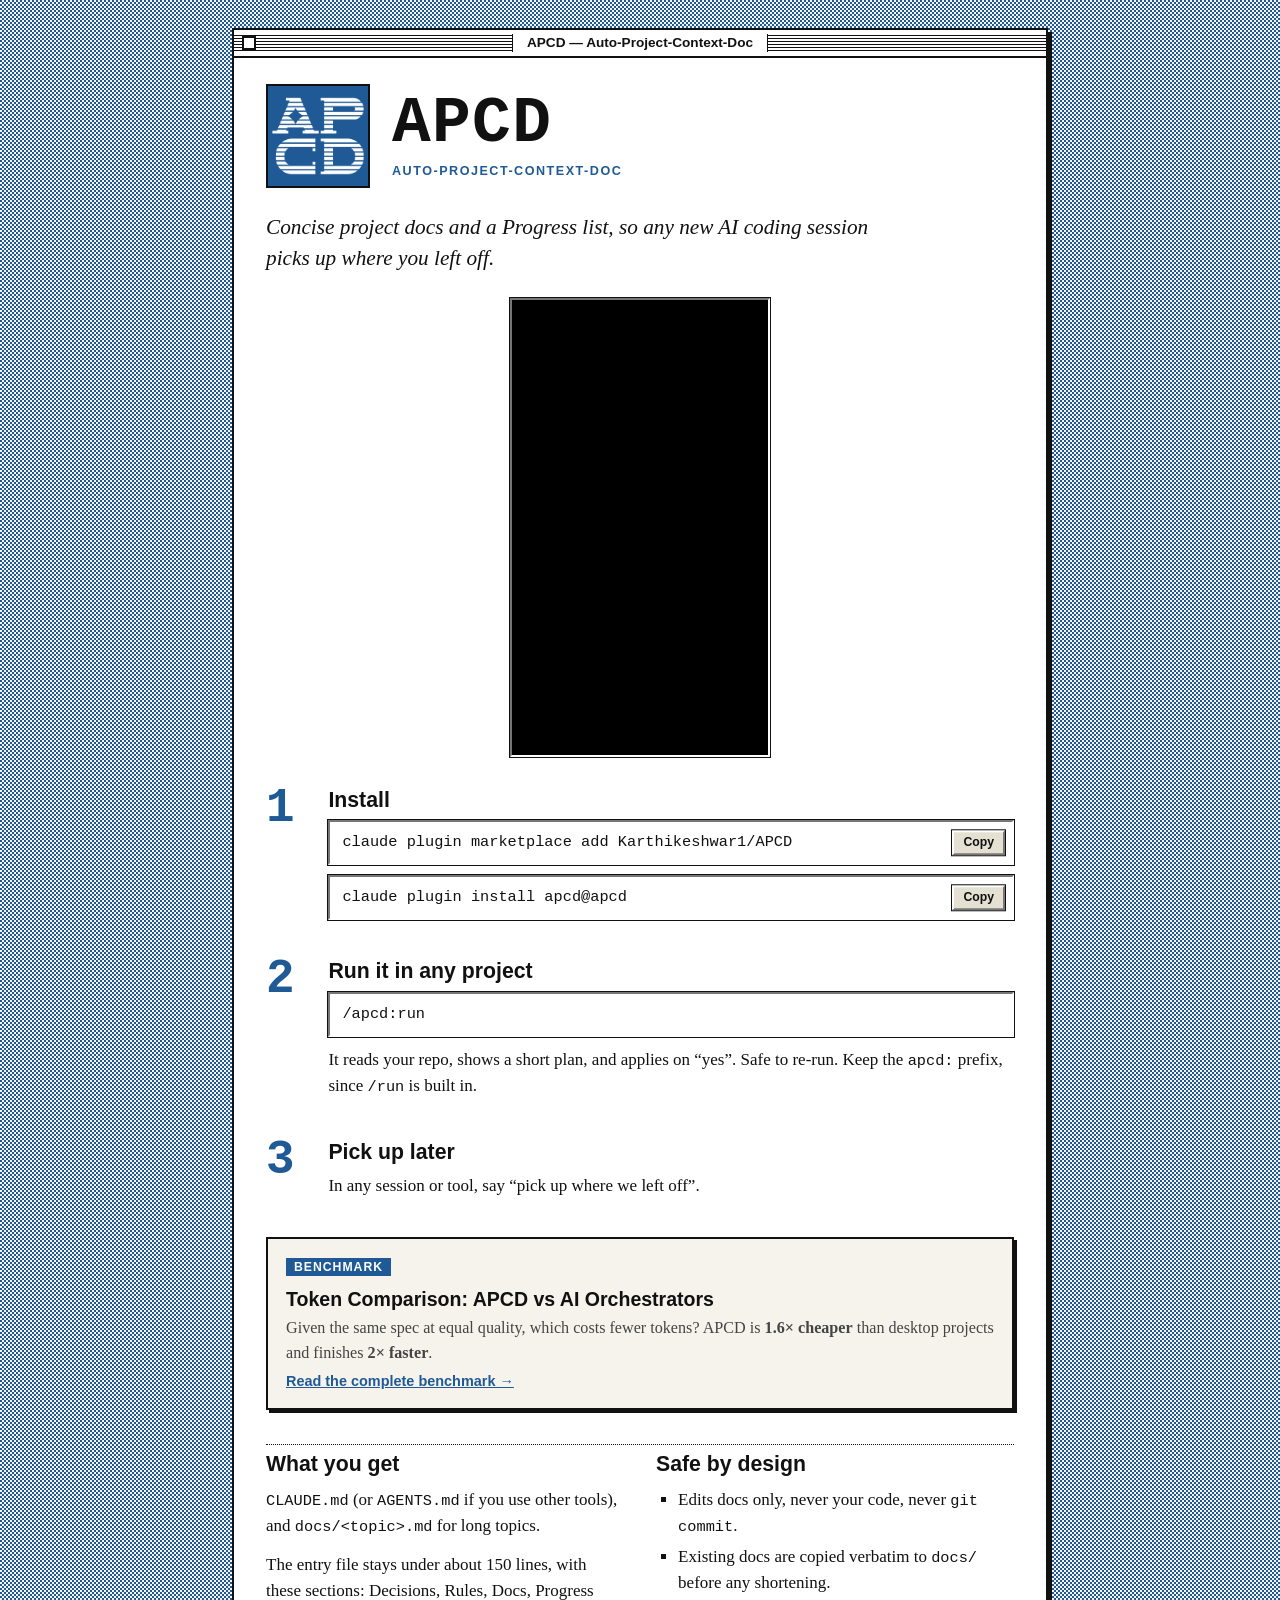
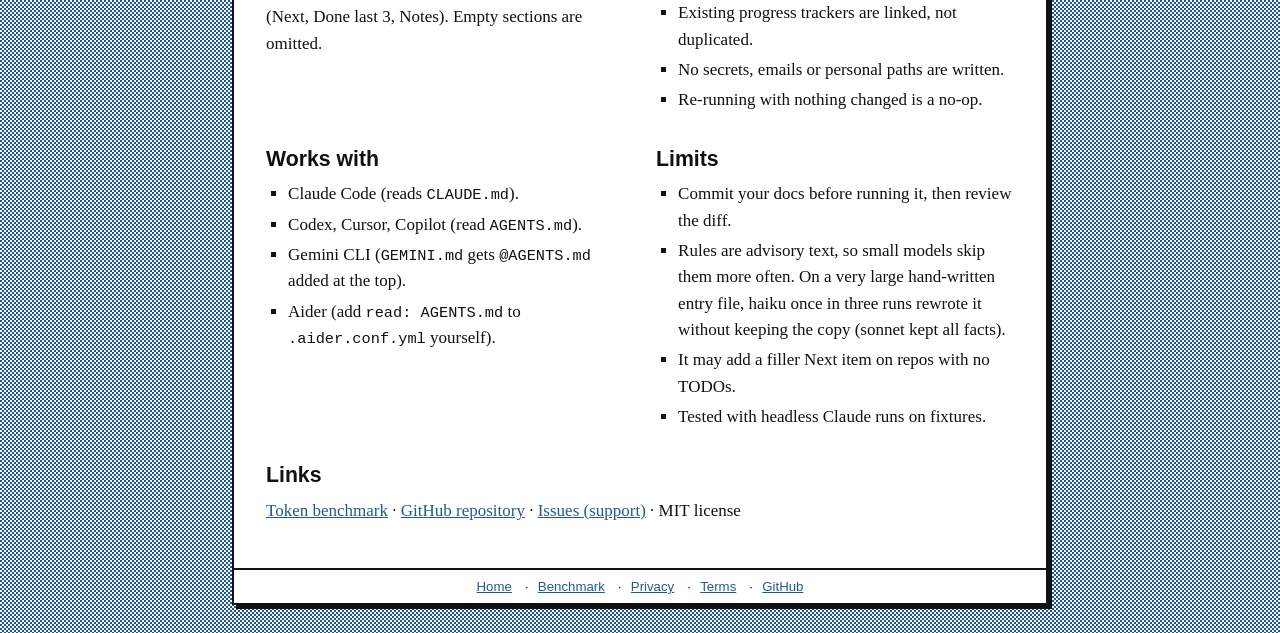
<file: index.html>
<!doctype html>
<html lang="en">
<head>
<meta charset="utf-8">
<meta name="viewport" content="width=device-width,initial-scale=1">
<title>APCD, Auto-Project-Context-Doc</title>
<meta name="description" content="APCD is a Claude Code plugin that writes concise project docs and a Progress list, so any new AI coding session picks up where you left off.">
<link rel="canonical" href="https://karthikeshwar1.github.io/apcd-site/">
<link rel="icon" type="image/png" href="icon.png">
<link rel="apple-touch-icon" href="icon.png">
<meta property="og:type" content="website">
<meta property="og:title" content="APCD, Auto-Project-Context-Doc">
<meta property="og:description" content="Concise project docs and a Progress list, so any new AI coding session picks up where you left off.">
<meta property="og:url" content="https://karthikeshwar1.github.io/apcd-site/">
<meta property="og:image" content="https://karthikeshwar1.github.io/apcd-site/icon.png">
<meta name="twitter:card" content="summary">
<meta name="color-scheme" content="light dark">
<link rel="stylesheet" href="style.css">
<script src="script.js" defer></script>
</head>
<body>
<a class="skip" href="#main">Skip to content</a>
<div class="window">
<div class="titlebar" aria-hidden="true"><i></i><span>APCD &mdash; Auto-Project-Context-Doc</span></div>
<div class="pane">
<header class="mast">
  <img src="icon.png" width="104" height="104" alt="APCD logo: white slab letters A P C D in eight horizontal stripes on blue">
  <div><h1>APCD</h1><p class="sub">Auto-Project-Context-Doc</p></div>
</header>
<main id="main">
<p class="tag">Concise project docs and a Progress list, so any new AI coding session picks up where you left off.</p>

<div class="video-frame">
  <video id="demo-video" autoplay muted loop playsinline preload="auto" width="720" height="1280" title="APCD Demonstration">
    <source src="assets/apcd-video.mp4" type="video/mp4">
  </video>
</div>

<section class="step" id="install" aria-labelledby="h-install">
<span class="num" aria-hidden="true">1</span>
<div><h2 id="h-install">Install</h2>
<div class="code"><pre>claude plugin marketplace add Karthikeshwar1/APCD</pre></div>
<div class="code"><pre>claude plugin install apcd@apcd</pre></div></div>
</section>

<section class="step" id="use" aria-labelledby="h-use">
<span class="num" aria-hidden="true">2</span>
<div><h2 id="h-use">Run it in any project</h2>
<div class="code nocopy"><pre>/apcd:run</pre></div>
<p>It reads your repo, shows a short plan, and applies on &ldquo;yes&rdquo;. Safe to re-run. Keep the <code>apcd:</code> prefix, since <code>/run</code> is built in.</p></div>
</section>

<section class="step" id="resume" aria-labelledby="h-resume">
<span class="num" aria-hidden="true">3</span>
<div><h2 id="h-resume">Pick up later</h2>
<p>In any session or tool, say <q>pick up where we left off</q>.</p></div>
</section>

<!-- Benchmark Callout Banner -->
<a href="comparison/" class="bench-banner">
  <span class="bench-badge">Benchmark</span>
  <h3>Token Comparison: APCD vs AI Orchestrators</h3>
  <p>Given the same spec at equal quality, which costs fewer tokens? APCD is <strong>1.6&times; cheaper</strong> than desktop projects and finishes <strong>2&times; faster</strong>.</p>
  <span class="bench-link">Read the complete benchmark &rarr;</span>
</a>

<div class="ref">
<div class="cols">
<section id="output" aria-labelledby="h-output">
<h2 id="h-output">What you get</h2>
<p><code>CLAUDE.md</code> (or <code>AGENTS.md</code> if you use other tools), and <code>docs/&lt;topic&gt;.md</code> for long topics.</p>
<p>The entry file stays under about 150 lines, with these sections: Decisions, Rules, Docs, Progress (Next, Done last 3, Notes). Empty sections are omitted.</p>
</section>
<section id="safe" aria-labelledby="h-safe">
<h2 id="h-safe">Safe by design</h2>
<ul>
<li>Edits docs only, never your code, never <code>git commit</code>.</li>
<li>Existing docs are copied verbatim to <code>docs/</code> before any shortening.</li>
<li>Existing progress trackers are linked, not duplicated.</li>
<li>No secrets, emails or personal paths are written.</li>
<li>Re-running with nothing changed is a no-op.</li>
</ul>
</section>
</div>
<div class="cols">
<section id="compat" aria-labelledby="h-compat">
<h2 id="h-compat">Works with</h2>
<ul>
<li>Claude Code (reads <code>CLAUDE.md</code>).</li>
<li>Codex, Cursor, Copilot (read <code>AGENTS.md</code>).</li>
<li>Gemini CLI (<code>GEMINI.md</code> gets <code>@AGENTS.md</code> added at the top).</li>
<li>Aider (add <code>read: AGENTS.md</code> to <code>.aider.conf.yml</code> yourself).</li>
</ul>
</section>
<section id="limits" aria-labelledby="h-limits">
<h2 id="h-limits">Limits</h2>
<ul>
<li>Commit your docs before running it, then review the diff.</li>
<li>Rules are advisory text, so small models skip them more often. On a very large hand-written entry file, haiku once in three runs rewrote it without keeping the copy (sonnet kept all facts).</li>
<li>It may add a filler Next item on repos with no TODOs.</li>
<li>Tested with headless Claude runs on fixtures.</li>
</ul>
</section>
</div>
<section id="links" aria-labelledby="h-links">
<h2 id="h-links">Links</h2>
<p><a href="comparison/">Token benchmark</a> &middot; <a href="https://github.com/Karthikeshwar1/APCD">GitHub repository</a> &middot; <a href="https://github.com/Karthikeshwar1/APCD/issues">Issues (support)</a> &middot; MIT license</p>
</section>
</div>
</main>
</div>
<footer>
<nav aria-label="Footer"><ul>
<li><a href="./">Home</a></li>
<li><a href="comparison/">Benchmark</a></li>
<li><a href="privacy/">Privacy</a></li>
<li><a href="terms/">Terms</a></li>
<li><a href="https://github.com/Karthikeshwar1/APCD">GitHub</a></li>
</ul></nav>
</footer>
</div>
<div id="live" class="sr" role="status" aria-live="polite"></div>
</body>
</html>
</file>
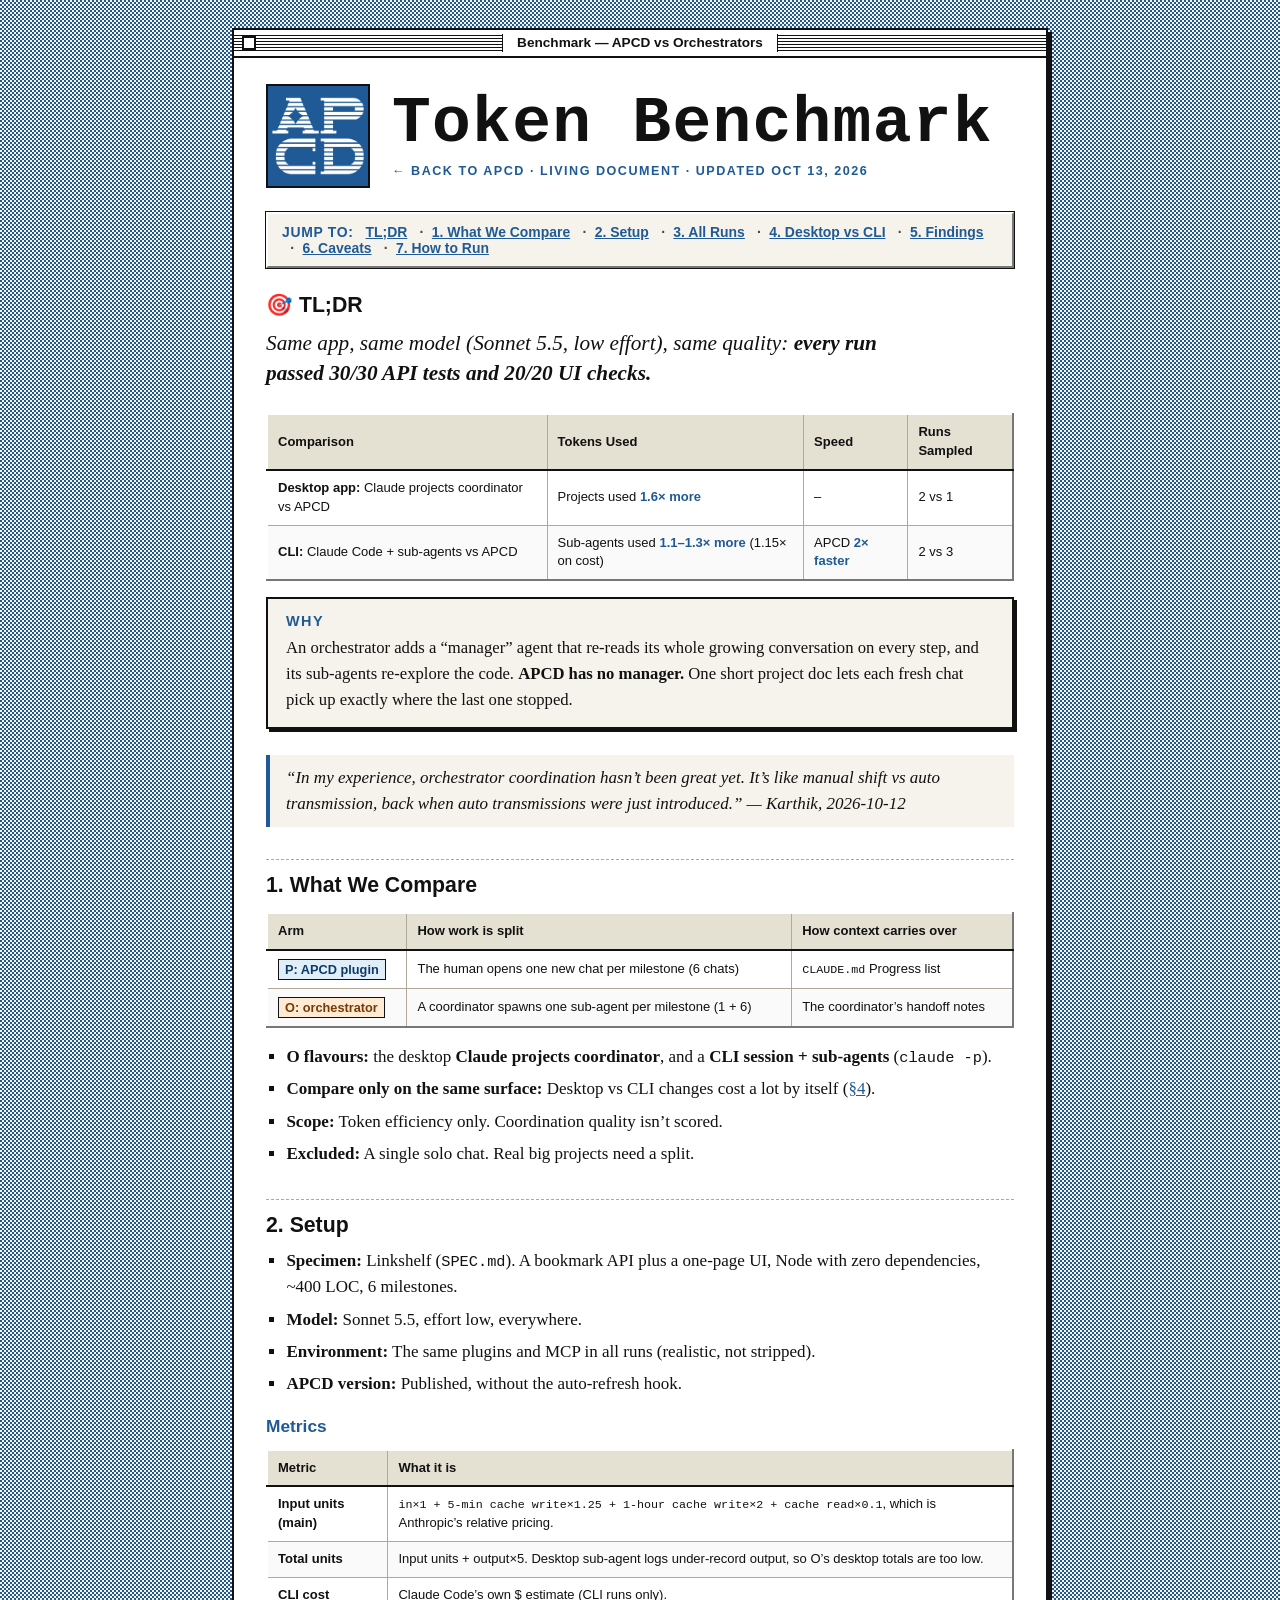
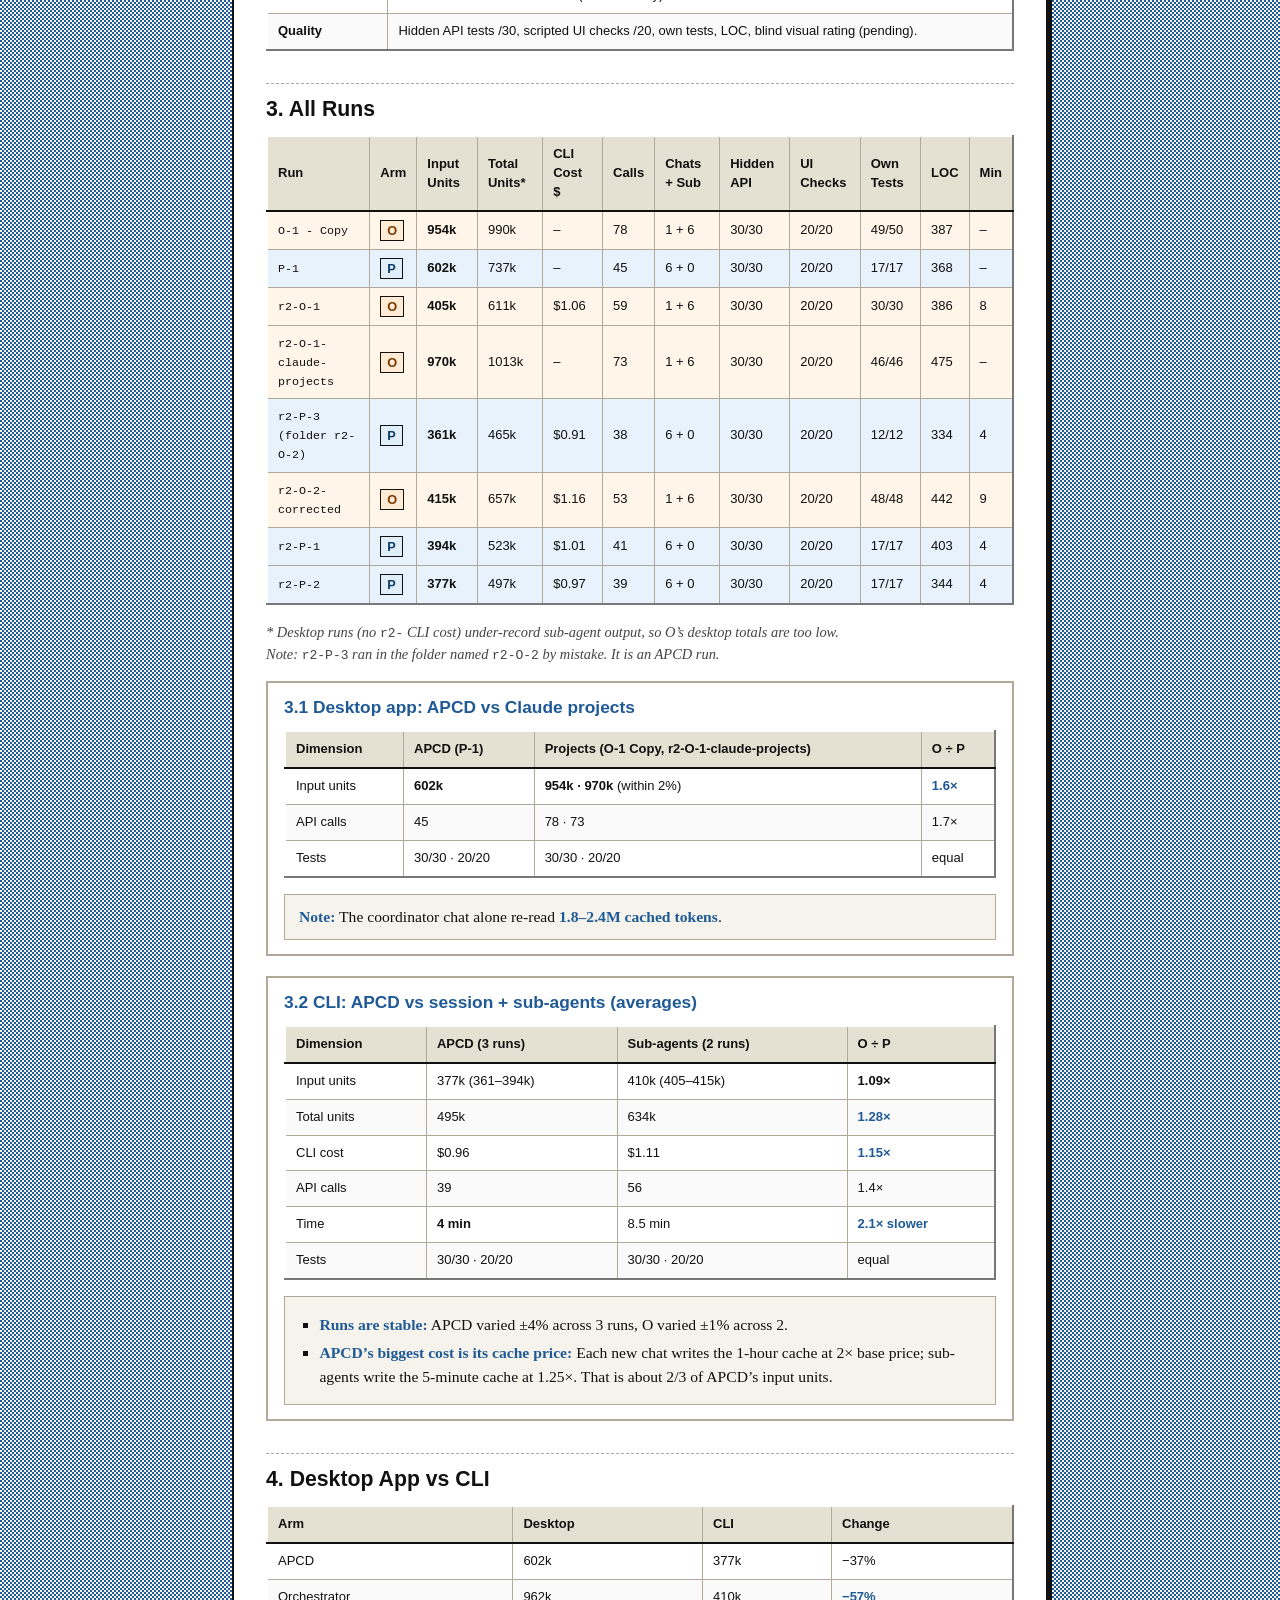
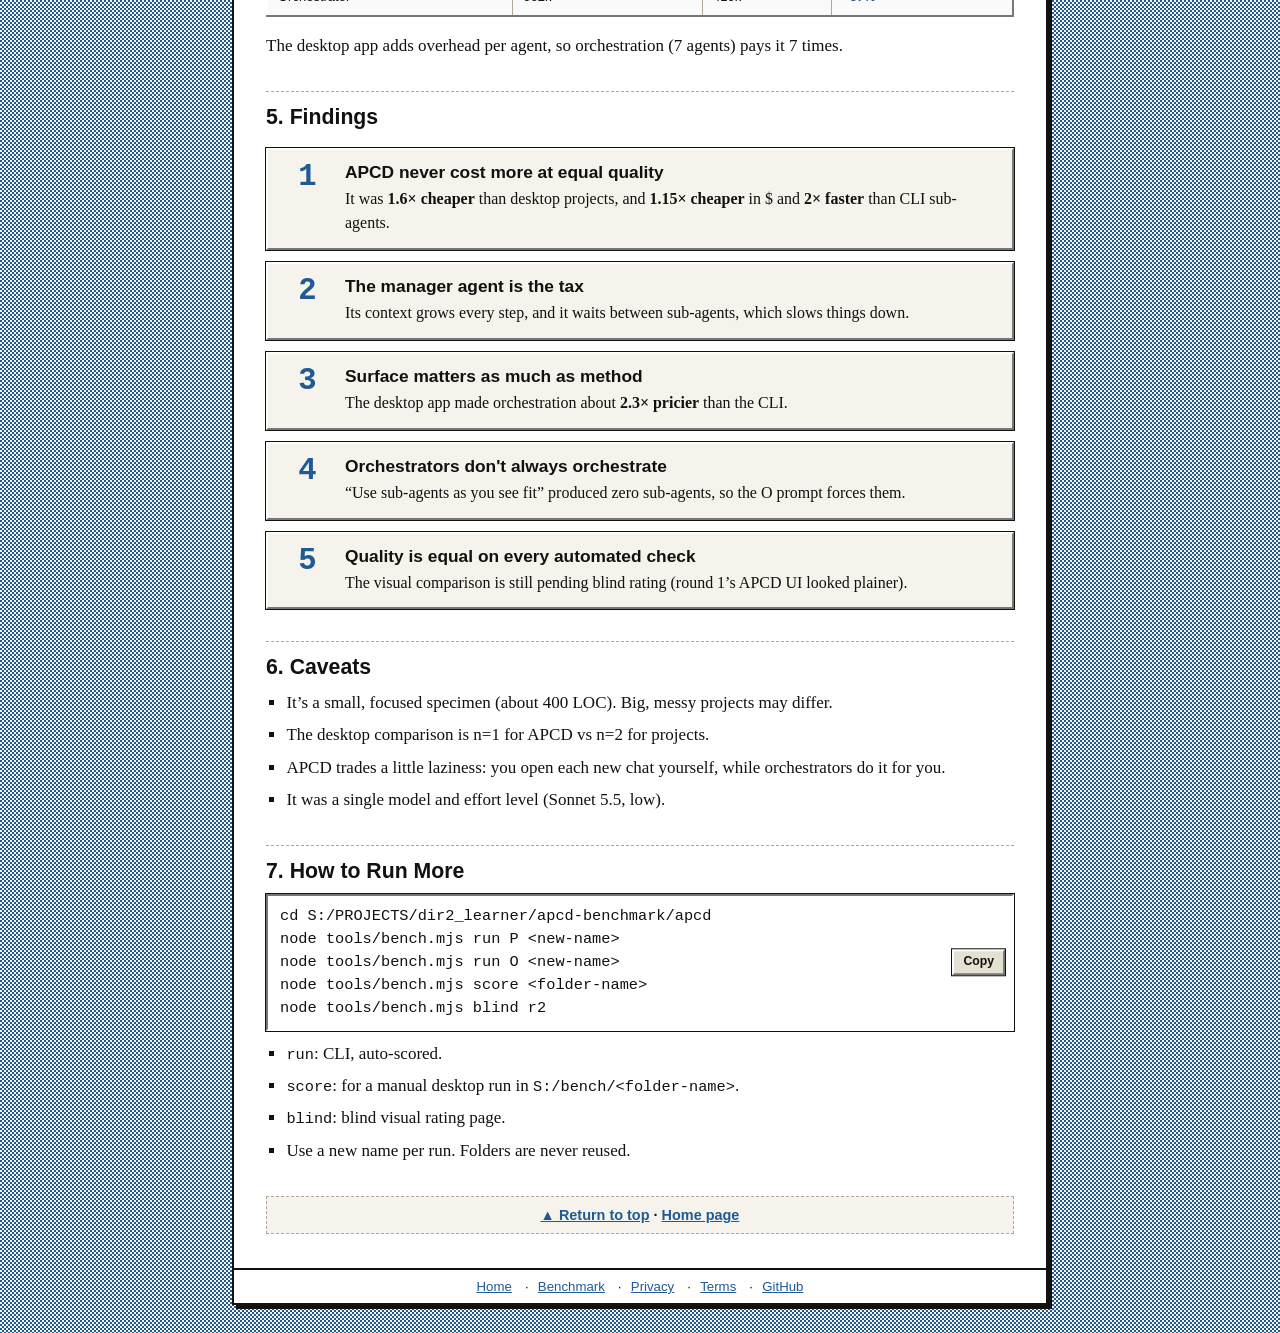
<file: comparison/index.html>
<!doctype html>
<html lang="en">
<head>
<meta charset="utf-8">
<meta name="viewport" content="width=device-width,initial-scale=1">
<title>Benchmark: APCD vs AI Orchestrators — Token Comparison</title>
<meta name="description" content="Given the same spec at equal quality, which costs fewer tokens? Living benchmark comparing APCD against orchestrators.">
<link rel="canonical" href="https://karthikeshwar1.github.io/apcd-site/comparison/">
<link rel="icon" type="image/png" href="../icon.png">
<link rel="apple-touch-icon" href="../icon.png">
<meta property="og:type" content="website">
<meta property="og:title" content="Benchmark: APCD vs AI Orchestrators">
<meta property="og:description" content="Given the same spec at equal quality, which costs fewer tokens? APCD vs AI orchestrators token benchmark.">
<meta property="og:url" content="https://karthikeshwar1.github.io/apcd-site/comparison/">
<meta property="og:image" content="https://karthikeshwar1.github.io/apcd-site/icon.png">
<meta name="twitter:card" content="summary">
<meta name="color-scheme" content="light dark">
<link rel="stylesheet" href="../style.css">
<script src="../script.js" defer></script>
</head>
<body>
<a class="skip" href="#main">Skip to content</a>
<div class="window">
<div class="titlebar" aria-hidden="true"><i></i><span>Benchmark &mdash; APCD vs Orchestrators</span></div>
<div class="pane">
<header class="mast">
  <a href="../"><img src="../icon.png" width="104" height="104" alt="APCD logo: white slab letters A P C D on blue"></a>
  <div>
    <h1>Token Benchmark</h1>
    <p class="sub"><a href="../">&larr; Back to APCD</a> &middot; Living Document &middot; Updated Oct 13, 2026</p>
  </div>
</header>

<!-- Quick Navigation Jump Bar -->
<nav class="toc-nav" aria-label="Table of contents">
  <span class="toc-title">Jump to:</span>
  <ul class="toc-links">
    <li><a href="#tldr">TL;DR</a></li>
    <li><a href="#compare">1. What We Compare</a></li>
    <li><a href="#setup">2. Setup</a></li>
    <li><a href="#runs">3. All Runs</a></li>
    <li><a href="#surface">4. Desktop vs CLI</a></li>
    <li><a href="#findings">5. Findings</a></li>
    <li><a href="#caveats">6. Caveats</a></li>
    <li><a href="#reproduce">7. How to Run</a></li>
  </ul>
</nav>

<main id="main">

<!-- SECTION: TL;DR -->
<section id="tldr" class="bench-section" aria-labelledby="h-tldr">
  <h2 id="h-tldr">🎯 TL;DR</h2>
  <p class="tag">Same app, same model (Sonnet 5.5, low effort), same quality: <strong>every run passed 30/30 API tests and 20/20 UI checks.</strong></p>

  <div class="table-wrap">
    <table class="data-table">
      <thead>
        <tr>
          <th scope="col">Comparison</th>
          <th scope="col">Tokens Used</th>
          <th scope="col">Speed</th>
          <th scope="col">Runs Sampled</th>
        </tr>
      </thead>
      <tbody>
        <tr>
          <td><strong>Desktop app:</strong> Claude projects coordinator vs APCD</td>
          <td>Projects used <strong class="highlight-val">1.6&times; more</strong></td>
          <td>&ndash;</td>
          <td>2 vs 1</td>
        </tr>
        <tr>
          <td><strong>CLI:</strong> Claude Code + sub-agents vs APCD</td>
          <td>Sub-agents used <strong class="highlight-val">1.1&ndash;1.3&times; more</strong> (1.15&times; on cost)</td>
          <td>APCD <strong class="highlight-val">2&times; faster</strong></td>
          <td>2 vs 3</td>
        </tr>
      </tbody>
    </table>
  </div>

  <div class="callout-box">
    <div class="callout-header">Why</div>
    <p>An orchestrator adds a &ldquo;manager&rdquo; agent that re-reads its whole growing conversation on every step, and its sub-agents re-explore the code. <strong>APCD has no manager.</strong> One short project doc lets each fresh chat pick up exactly where the last one stopped.</p>
  </div>

  <blockquote class="note-quote">
    <em>&ldquo;In my experience, orchestrator coordination hasn&rsquo;t been great yet. It&rsquo;s like manual shift vs auto transmission, back when auto transmissions were just introduced.&rdquo;</em> &mdash; Karthik, 2026-10-12
  </blockquote>
</section>

<!-- SECTION 1: What we compare -->
<section id="compare" class="bench-section" aria-labelledby="h-compare">
  <h2 id="h-compare">1. What We Compare</h2>

  <div class="table-wrap">
    <table class="data-table">
      <thead>
        <tr>
          <th scope="col">Arm</th>
          <th scope="col">How work is split</th>
          <th scope="col">How context carries over</th>
        </tr>
      </thead>
      <tbody>
        <tr>
          <td><span class="badge badge-p">P: APCD plugin</span></td>
          <td>The human opens one new chat per milestone (6 chats)</td>
          <td><code>CLAUDE.md</code> Progress list</td>
        </tr>
        <tr>
          <td><span class="badge badge-o">O: orchestrator</span></td>
          <td>A coordinator spawns one sub-agent per milestone (1 + 6)</td>
          <td>The coordinator&rsquo;s handoff notes</td>
        </tr>
      </tbody>
    </table>
  </div>

  <ul class="clean-list">
    <li><strong>O flavours:</strong> the desktop <strong>Claude projects coordinator</strong>, and a <strong>CLI session + sub-agents</strong> (<code>claude -p</code>).</li>
    <li><strong>Compare only on the same surface:</strong> Desktop vs CLI changes cost a lot by itself (<a href="#surface">&sect;4</a>).</li>
    <li><strong>Scope:</strong> Token efficiency only. Coordination quality isn&rsquo;t scored.</li>
    <li><strong>Excluded:</strong> A single solo chat. Real big projects need a split.</li>
  </ul>
</section>

<!-- SECTION 2: Setup -->
<section id="setup" class="bench-section" aria-labelledby="h-setup">
  <h2 id="h-setup">2. Setup</h2>
  <ul class="clean-list">
    <li><strong>Specimen:</strong> Linkshelf (<code>SPEC.md</code>). A bookmark API plus a one-page UI, Node with zero dependencies, ~400 LOC, 6 milestones.</li>
    <li><strong>Model:</strong> Sonnet 5.5, effort low, everywhere.</li>
    <li><strong>Environment:</strong> The same plugins and MCP in all runs (realistic, not stripped).</li>
    <li><strong>APCD version:</strong> Published, without the auto-refresh hook.</li>
  </ul>

  <h3>Metrics</h3>
  <div class="table-wrap">
    <table class="data-table">
      <thead>
        <tr>
          <th scope="col">Metric</th>
          <th scope="col">What it is</th>
        </tr>
      </thead>
      <tbody>
        <tr>
          <td><strong>Input units (main)</strong></td>
          <td><code>in&times;1 + 5-min cache write&times;1.25 + 1-hour cache write&times;2 + cache read&times;0.1</code>, which is Anthropic&rsquo;s relative pricing.</td>
        </tr>
        <tr>
          <td><strong>Total units</strong></td>
          <td>Input units + output&times;5. Desktop sub-agent logs under-record output, so O&rsquo;s desktop totals are too low.</td>
        </tr>
        <tr>
          <td><strong>CLI cost</strong></td>
          <td>Claude Code&rsquo;s own $ estimate (CLI runs only).</td>
        </tr>
        <tr>
          <td><strong>Quality</strong></td>
          <td>Hidden API tests /30, scripted UI checks /20, own tests, LOC, blind visual rating (pending).</td>
        </tr>
      </tbody>
    </table>
  </div>
</section>

<!-- SECTION 3: All runs -->
<section id="runs" class="bench-section" aria-labelledby="h-runs">
  <h2 id="h-runs">3. All Runs</h2>

  <div class="table-wrap">
    <table class="data-table highlight-table">
      <thead>
        <tr>
          <th scope="col">Run</th>
          <th scope="col">Arm</th>
          <th scope="col">Input Units</th>
          <th scope="col">Total Units*</th>
          <th scope="col">CLI Cost $</th>
          <th scope="col">Calls</th>
          <th scope="col">Chats + Sub</th>
          <th scope="col">Hidden API</th>
          <th scope="col">UI Checks</th>
          <th scope="col">Own Tests</th>
          <th scope="col">LOC</th>
          <th scope="col">Min</th>
        </tr>
      </thead>
      <tbody>
        <tr class="row-o">
          <td><code>O-1 - Copy</code></td>
          <td><span class="badge badge-o">O</span></td>
          <td><strong>954k</strong></td>
          <td>990k</td>
          <td>&ndash;</td>
          <td>78</td>
          <td>1 + 6</td>
          <td>30/30</td>
          <td>20/20</td>
          <td>49/50</td>
          <td>387</td>
          <td>&ndash;</td>
        </tr>
        <tr class="row-p">
          <td><code>P-1</code></td>
          <td><span class="badge badge-p">P</span></td>
          <td><strong>602k</strong></td>
          <td>737k</td>
          <td>&ndash;</td>
          <td>45</td>
          <td>6 + 0</td>
          <td>30/30</td>
          <td>20/20</td>
          <td>17/17</td>
          <td>368</td>
          <td>&ndash;</td>
        </tr>
        <tr class="row-o">
          <td><code>r2-O-1</code></td>
          <td><span class="badge badge-o">O</span></td>
          <td><strong>405k</strong></td>
          <td>611k</td>
          <td>$1.06</td>
          <td>59</td>
          <td>1 + 6</td>
          <td>30/30</td>
          <td>20/20</td>
          <td>30/30</td>
          <td>386</td>
          <td>8</td>
        </tr>
        <tr class="row-o">
          <td><code>r2-O-1-claude-projects</code></td>
          <td><span class="badge badge-o">O</span></td>
          <td><strong>970k</strong></td>
          <td>1013k</td>
          <td>&ndash;</td>
          <td>73</td>
          <td>1 + 6</td>
          <td>30/30</td>
          <td>20/20</td>
          <td>46/46</td>
          <td>475</td>
          <td>&ndash;</td>
        </tr>
        <tr class="row-p">
          <td><code>r2-P-3 (folder r2-O-2)</code></td>
          <td><span class="badge badge-p">P</span></td>
          <td><strong>361k</strong></td>
          <td>465k</td>
          <td>$0.91</td>
          <td>38</td>
          <td>6 + 0</td>
          <td>30/30</td>
          <td>20/20</td>
          <td>12/12</td>
          <td>334</td>
          <td>4</td>
        </tr>
        <tr class="row-o">
          <td><code>r2-O-2-corrected</code></td>
          <td><span class="badge badge-o">O</span></td>
          <td><strong>415k</strong></td>
          <td>657k</td>
          <td>$1.16</td>
          <td>53</td>
          <td>1 + 6</td>
          <td>30/30</td>
          <td>20/20</td>
          <td>48/48</td>
          <td>442</td>
          <td>9</td>
        </tr>
        <tr class="row-p">
          <td><code>r2-P-1</code></td>
          <td><span class="badge badge-p">P</span></td>
          <td><strong>394k</strong></td>
          <td>523k</td>
          <td>$1.01</td>
          <td>41</td>
          <td>6 + 0</td>
          <td>30/30</td>
          <td>20/20</td>
          <td>17/17</td>
          <td>403</td>
          <td>4</td>
        </tr>
        <tr class="row-p">
          <td><code>r2-P-2</code></td>
          <td><span class="badge badge-p">P</span></td>
          <td><strong>377k</strong></td>
          <td>497k</td>
          <td>$0.97</td>
          <td>39</td>
          <td>6 + 0</td>
          <td>30/30</td>
          <td>20/20</td>
          <td>17/17</td>
          <td>344</td>
          <td>4</td>
        </tr>
      </tbody>
    </table>
  </div>
  <p class="footnote-text"><em>* Desktop runs (no <code>r2-</code> CLI cost) under-record sub-agent output, so O&rsquo;s desktop totals are too low.</em><br>
  <em>Note: <code>r2-P-3</code> ran in the folder named <code>r2-O-2</code> by mistake. It is an APCD run.</em></p>

  <!-- Desktop Breakdown -->
  <div class="sub-card">
    <h3>3.1 Desktop app: APCD vs Claude projects</h3>
    <div class="table-wrap">
      <table class="data-table">
        <thead>
          <tr>
            <th scope="col">Dimension</th>
            <th scope="col">APCD (P-1)</th>
            <th scope="col">Projects (O-1 Copy, r2-O-1-claude-projects)</th>
            <th scope="col">O &divide; P</th>
          </tr>
        </thead>
        <tbody>
          <tr>
            <td>Input units</td>
            <td><strong>602k</strong></td>
            <td><strong>954k &middot; 970k</strong> (within 2%)</td>
            <td><strong class="highlight-val">1.6&times;</strong></td>
          </tr>
          <tr>
            <td>API calls</td>
            <td>45</td>
            <td>78 &middot; 73</td>
            <td>1.7&times;</td>
          </tr>
          <tr>
            <td>Tests</td>
            <td>30/30 &middot; 20/20</td>
            <td>30/30 &middot; 20/20</td>
            <td>equal</td>
          </tr>
        </tbody>
      </table>
    </div>
    <div class="insight-box">
      <strong>Note:</strong> The coordinator chat alone re-read <strong>1.8&ndash;2.4M cached tokens</strong>.
    </div>
  </div>

  <!-- CLI Breakdown -->
  <div class="sub-card">
    <h3>3.2 CLI: APCD vs session + sub-agents (averages)</h3>
    <div class="table-wrap">
      <table class="data-table">
        <thead>
          <tr>
            <th scope="col">Dimension</th>
            <th scope="col">APCD (3 runs)</th>
            <th scope="col">Sub-agents (2 runs)</th>
            <th scope="col">O &divide; P</th>
          </tr>
        </thead>
        <tbody>
          <tr>
            <td>Input units</td>
            <td>377k (361&ndash;394k)</td>
            <td>410k (405&ndash;415k)</td>
            <td><strong>1.09&times;</strong></td>
          </tr>
          <tr>
            <td>Total units</td>
            <td>495k</td>
            <td>634k</td>
            <td><strong class="highlight-val">1.28&times;</strong></td>
          </tr>
          <tr>
            <td>CLI cost</td>
            <td>$0.96</td>
            <td>$1.11</td>
            <td><strong class="highlight-val">1.15&times;</strong></td>
          </tr>
          <tr>
            <td>API calls</td>
            <td>39</td>
            <td>56</td>
            <td>1.4&times;</td>
          </tr>
          <tr>
            <td>Time</td>
            <td><strong>4 min</strong></td>
            <td>8.5 min</td>
            <td><strong class="highlight-val">2.1&times; slower</strong></td>
          </tr>
          <tr>
            <td>Tests</td>
            <td>30/30 &middot; 20/20</td>
            <td>30/30 &middot; 20/20</td>
            <td>equal</td>
          </tr>
        </tbody>
      </table>
    </div>
    <div class="insight-box">
      <ul>
        <li><strong>Runs are stable:</strong> APCD varied &plusmn;4% across 3 runs, O varied &plusmn;1% across 2.</li>
        <li><strong>APCD&rsquo;s biggest cost is its cache price:</strong> Each new chat writes the 1-hour cache at 2&times; base price; sub-agents write the 5-minute cache at 1.25&times;. That is about 2/3 of APCD&rsquo;s input units.</li>
      </ul>
    </div>
  </div>
</section>

<!-- SECTION 4: Desktop vs CLI -->
<section id="surface" class="bench-section" aria-labelledby="h-surface">
  <h2 id="h-surface">4. Desktop App vs CLI</h2>

  <div class="table-wrap">
    <table class="data-table">
      <thead>
        <tr>
          <th scope="col">Arm</th>
          <th scope="col">Desktop</th>
          <th scope="col">CLI</th>
          <th scope="col">Change</th>
        </tr>
      </thead>
      <tbody>
        <tr>
          <td>APCD</td>
          <td>602k</td>
          <td>377k</td>
          <td>&minus;37%</td>
        </tr>
        <tr>
          <td>Orchestrator</td>
          <td>962k</td>
          <td>410k</td>
          <td><strong class="highlight-val">&minus;57%</strong></td>
        </tr>
      </tbody>
    </table>
  </div>
  <p>The desktop app adds overhead per agent, so orchestration (7 agents) pays it 7 times.</p>
</section>

<!-- SECTION 5: Findings -->
<section id="findings" class="bench-section" aria-labelledby="h-findings">
  <h2 id="h-findings">5. Findings</h2>

  <div class="findings-grid">
    <div class="finding-tile">
      <div class="finding-num">1</div>
      <div>
        <h3>APCD never cost more at equal quality</h3>
        <p>It was <strong>1.6&times; cheaper</strong> than desktop projects, and <strong>1.15&times; cheaper</strong> in $ and <strong>2&times; faster</strong> than CLI sub-agents.</p>
      </div>
    </div>

    <div class="finding-tile">
      <div class="finding-num">2</div>
      <div>
        <h3>The manager agent is the tax</h3>
        <p>Its context grows every step, and it waits between sub-agents, which slows things down.</p>
      </div>
    </div>

    <div class="finding-tile">
      <div class="finding-num">3</div>
      <div>
        <h3>Surface matters as much as method</h3>
        <p>The desktop app made orchestration about <strong>2.3&times; pricier</strong> than the CLI.</p>
      </div>
    </div>

    <div class="finding-tile">
      <div class="finding-num">4</div>
      <div>
        <h3>Orchestrators don't always orchestrate</h3>
        <p>&ldquo;Use sub-agents as you see fit&rdquo; produced zero sub-agents, so the O prompt forces them.</p>
      </div>
    </div>

    <div class="finding-tile">
      <div class="finding-num">5</div>
      <div>
        <h3>Quality is equal on every automated check</h3>
        <p>The visual comparison is still pending blind rating (round 1&rsquo;s APCD UI looked plainer).</p>
      </div>
    </div>
  </div>
</section>

<!-- SECTION 6: Caveats -->
<section id="caveats" class="bench-section" aria-labelledby="h-caveats">
  <h2 id="h-caveats">6. Caveats</h2>
  <ul class="clean-list">
    <li>It&rsquo;s a small, focused specimen (about 400 LOC). Big, messy projects may differ.</li>
    <li>The desktop comparison is n=1 for APCD vs n=2 for projects.</li>
    <li>APCD trades a little laziness: you open each new chat yourself, while orchestrators do it for you.</li>
    <li>It was a single model and effort level (Sonnet 5.5, low).</li>
  </ul>
</section>

<!-- SECTION 7: Reproduction -->
<section id="reproduce" class="bench-section" aria-labelledby="h-reproduce">
  <h2 id="h-reproduce">7. How to Run More</h2>
  <div class="code">
    <pre>cd S:/PROJECTS/dir2_learner/apcd-benchmark/apcd
node tools/bench.mjs run P &lt;new-name&gt;
node tools/bench.mjs run O &lt;new-name&gt;
node tools/bench.mjs score &lt;folder-name&gt;
node tools/bench.mjs blind r2</pre>
  </div>
  <ul class="clean-list">
    <li><code>run</code>: CLI, auto-scored.</li>
    <li><code>score</code>: for a manual desktop run in <code>S:/bench/&lt;folder-name&gt;</code>.</li>
    <li><code>blind</code>: blind visual rating page.</li>
    <li>Use a new name per run. Folders are never reused.</li>
  </ul>
</section>

<!-- Back to top bar -->
<div class="back-bar">
  <a href="#main">&#9650; Return to top</a> &middot; <a href="../">Home page</a>
</div>

</main>
</div>
<footer>
<nav aria-label="Footer"><ul>
<li><a href="../">Home</a></li>
<li><a href="./">Benchmark</a></li>
<li><a href="../privacy/">Privacy</a></li>
<li><a href="../terms/">Terms</a></li>
<li><a href="https://github.com/Karthikeshwar1/APCD">GitHub</a></li>
</ul></nav>
</footer>
</div>
<div id="live" class="sr" role="status" aria-live="polite"></div>
</body>
</html>
</file>
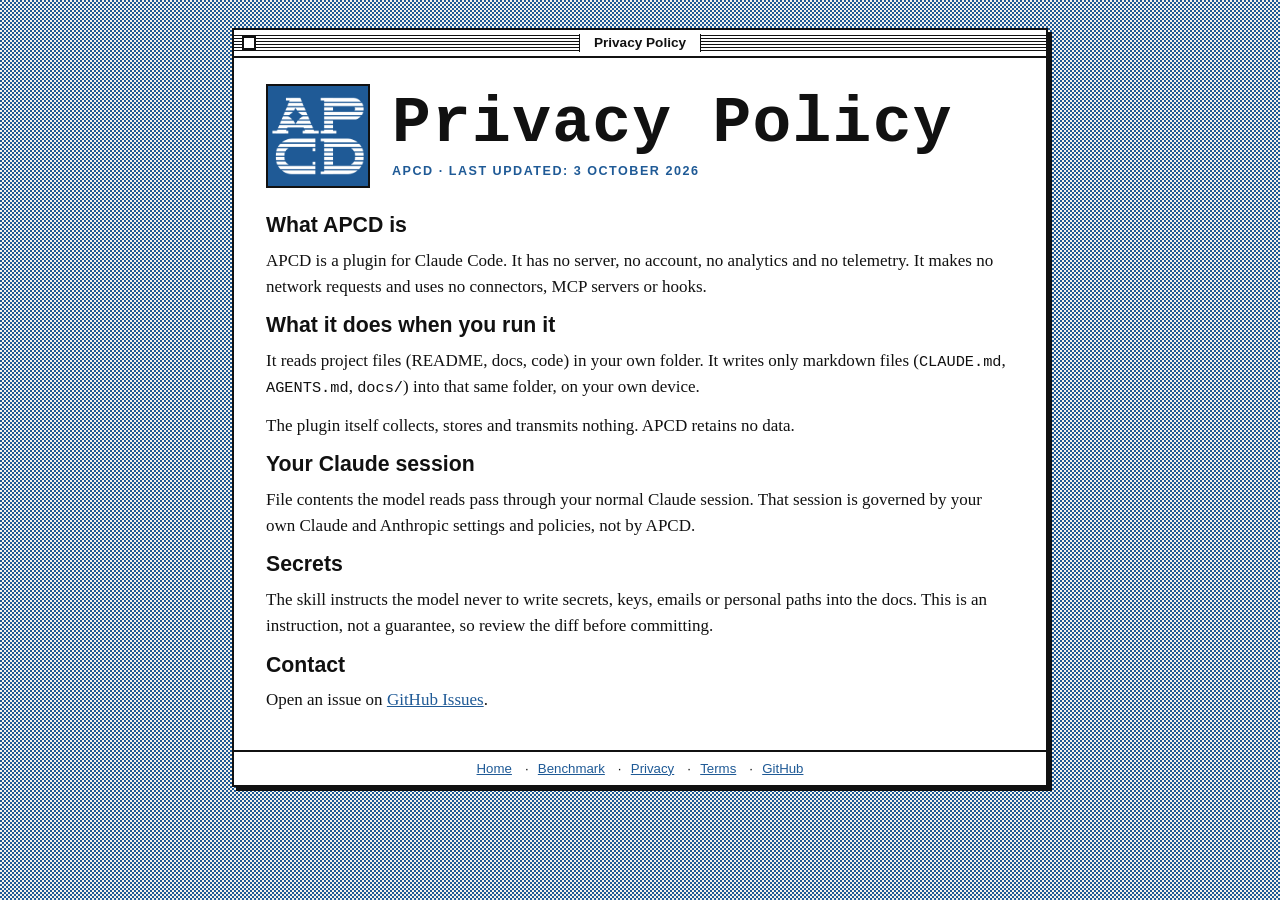
<file: privacy/index.html>
<!doctype html>
<html lang="en">
<head>
<meta charset="utf-8">
<meta name="viewport" content="width=device-width,initial-scale=1">
<title>Privacy Policy, APCD</title>
<meta name="description" content="APCD privacy policy: no server, no account, no analytics, no network requests. It only writes markdown files in your own folder.">
<link rel="canonical" href="https://karthikeshwar1.github.io/apcd-site/privacy/">
<link rel="icon" type="image/png" href="../icon.png">
<link rel="apple-touch-icon" href="../icon.png">
<meta property="og:type" content="website">
<meta property="og:title" content="Privacy Policy, APCD">
<meta property="og:description" content="APCD collects, stores and transmits nothing.">
<meta property="og:url" content="https://karthikeshwar1.github.io/apcd-site/privacy/">
<meta property="og:image" content="https://karthikeshwar1.github.io/apcd-site/icon.png">
<meta name="twitter:card" content="summary">
<meta name="color-scheme" content="light dark">
<link rel="stylesheet" href="../style.css">
</head>
<body>
<a class="skip" href="#main">Skip to content</a>
<div class="window">
<div class="titlebar" aria-hidden="true"><i></i><span>Privacy Policy</span></div>
<div class="pane">
<header class="mast">
  <a href="../"><img src="../icon.png" width="104" height="104" alt="APCD logo"></a>
  <div><h1>Privacy Policy</h1><p class="sub"><a href="../">APCD</a> &middot; Last updated: 3 October 2026</p></div>
</header>
<main id="main">
<section aria-labelledby="h1">
<h2 id="h1">What APCD is</h2>
<p>APCD is a plugin for Claude Code. It has no server, no account, no analytics and no telemetry. It makes no network requests and uses no connectors, MCP servers or hooks.</p>
</section>

<section aria-labelledby="h2">
<h2 id="h2">What it does when you run it</h2>
<p>It reads project files (README, docs, code) in your own folder. It writes only markdown files (<code>CLAUDE.md</code>, <code>AGENTS.md</code>, <code>docs/</code>) into that same folder, on your own device.</p>
<p>The plugin itself collects, stores and transmits nothing. APCD retains no data.</p>
</section>

<section aria-labelledby="h3">
<h2 id="h3">Your Claude session</h2>
<p>File contents the model reads pass through your normal Claude session. That session is governed by your own Claude and Anthropic settings and policies, not by APCD.</p>
</section>

<section aria-labelledby="h4">
<h2 id="h4">Secrets</h2>
<p>The skill instructs the model never to write secrets, keys, emails or personal paths into the docs. This is an instruction, not a guarantee, so review the diff before committing.</p>
</section>

<section aria-labelledby="h5">
<h2 id="h5">Contact</h2>
<p>Open an issue on <a href="https://github.com/Karthikeshwar1/APCD/issues">GitHub Issues</a>.</p>
</section>
</main>
</div>
<footer>
<nav aria-label="Footer"><ul>
<li><a href="../">Home</a></li>
<li><a href="../comparison/">Benchmark</a></li>
<li><a href="../privacy/">Privacy</a></li>
<li><a href="../terms/">Terms</a></li>
<li><a href="https://github.com/Karthikeshwar1/APCD">GitHub</a></li>
</ul></nav>
</footer>
</div>
</body>
</html>
</file>
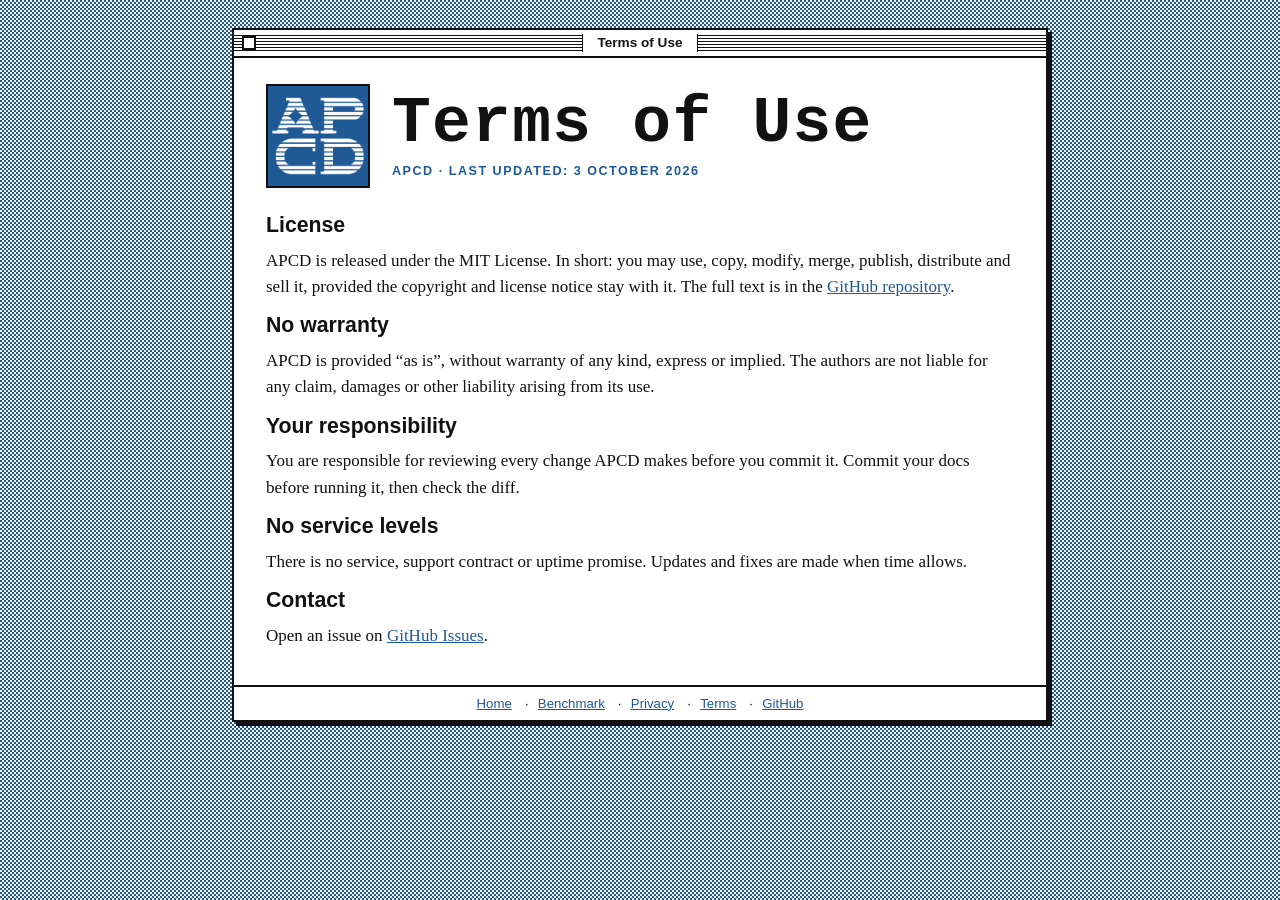
<file: terms/index.html>
<!doctype html>
<html lang="en">
<head>
<meta charset="utf-8">
<meta name="viewport" content="width=device-width,initial-scale=1">
<title>Terms of Use, APCD</title>
<meta name="description" content="APCD terms of use: MIT licensed, provided as is without warranty. Review changes before committing.">
<link rel="canonical" href="https://karthikeshwar1.github.io/apcd-site/terms/">
<link rel="icon" type="image/png" href="../icon.png">
<link rel="apple-touch-icon" href="../icon.png">
<meta property="og:type" content="website">
<meta property="og:title" content="Terms of Use, APCD">
<meta property="og:description" content="MIT licensed, provided as is, without warranty.">
<meta property="og:url" content="https://karthikeshwar1.github.io/apcd-site/terms/">
<meta property="og:image" content="https://karthikeshwar1.github.io/apcd-site/icon.png">
<meta name="twitter:card" content="summary">
<meta name="color-scheme" content="light dark">
<link rel="stylesheet" href="../style.css">
</head>
<body>
<a class="skip" href="#main">Skip to content</a>
<div class="window">
<div class="titlebar" aria-hidden="true"><i></i><span>Terms of Use</span></div>
<div class="pane">
<header class="mast">
  <a href="../"><img src="../icon.png" width="104" height="104" alt="APCD logo"></a>
  <div><h1>Terms of Use</h1><p class="sub"><a href="../">APCD</a> &middot; Last updated: 3 October 2026</p></div>
</header>
<main id="main">
<section aria-labelledby="h1">
<h2 id="h1">License</h2>
<p>APCD is released under the MIT License. In short: you may use, copy, modify, merge, publish, distribute and sell it, provided the copyright and license notice stay with it. The full text is in the <a href="https://github.com/Karthikeshwar1/APCD">GitHub repository</a>.</p>
</section>

<section aria-labelledby="h2">
<h2 id="h2">No warranty</h2>
<p>APCD is provided &ldquo;as is&rdquo;, without warranty of any kind, express or implied. The authors are not liable for any claim, damages or other liability arising from its use.</p>
</section>

<section aria-labelledby="h3">
<h2 id="h3">Your responsibility</h2>
<p>You are responsible for reviewing every change APCD makes before you commit it. Commit your docs before running it, then check the diff.</p>
</section>

<section aria-labelledby="h4">
<h2 id="h4">No service levels</h2>
<p>There is no service, support contract or uptime promise. Updates and fixes are made when time allows.</p>
</section>

<section aria-labelledby="h5">
<h2 id="h5">Contact</h2>
<p>Open an issue on <a href="https://github.com/Karthikeshwar1/APCD/issues">GitHub Issues</a>.</p>
</section>
</main>
</div>
<footer>
<nav aria-label="Footer"><ul>
<li><a href="../">Home</a></li>
<li><a href="../comparison/">Benchmark</a></li>
<li><a href="../privacy/">Privacy</a></li>
<li><a href="../terms/">Terms</a></li>
<li><a href="https://github.com/Karthikeshwar1/APCD">GitHub</a></li>
</ul></nav>
</footer>
</div>
</body>
</html>
</file>
<file: style.css>
:root{
  --desk-a:#1F5A96;--desk-b:#F6F3EA;
  --win:#fff;--ink:#111;--muted:#444;--blue:#1F5A96;--orange:#F5821F;
  --link:#1F5A96;--visited:#5a3a8a;--field:#fff;--btn:#E4E0D2;--hi:#fff;--lo:#777;
  --box-bg:#F5F3EB;--row-p:#E8F2FC;--row-o:#FFF5E8;--border-tbl:#B0A898;
  --slab:Rockwell,"Rockwell Extra Bold","Roboto Slab","Courier New",Georgia,serif;
  --body:"Times New Roman",Times,"Liberation Serif",serif;
  --sans:Geneva,Helvetica,"Helvetica Neue",Arial,sans-serif;
  --mono:Monaco,"Courier New",Courier,monospace;
}
@media (prefers-color-scheme:dark){
  :root:not([data-theme=light]){
    --desk-a:#0B1F3A;--desk-b:#17375f;--win:#0E2A4D;--ink:#EDEBDD;--muted:#B8C2D0;--blue:#9CC3F0;
    --link:#9CC3F0;--visited:#C6AEE8;--field:#07162B;--btn:#1B3D68;--hi:#4a74a8;--lo:#04101f;
    --box-bg:#12325A;--row-p:#163E6E;--row-o:#2D281D;--border-tbl:#2A507F;
  }
}
*{box-sizing:border-box}
html{font-size:106.25%;-webkit-text-size-adjust:100%;scroll-behavior:smooth}
body{margin:0;padding:28px 16px;color:var(--ink);font:1rem/1.55 var(--body);
  background-color:var(--desk-a);
  background-image:conic-gradient(var(--desk-b) 25%,transparent 0 50%,var(--desk-b) 0 75%,transparent 0);
  background-size:4px 4px}
a{color:var(--link)}
a:visited{color:var(--visited)}
a:focus-visible,button:focus-visible{outline:3px solid var(--orange);outline-offset:2px}
.skip{position:absolute;left:-999px}
.skip:focus{left:16px;top:8px;background:var(--win);color:var(--ink);padding:4px 8px;z-index:9}

.window{max-width:48rem;margin:0 auto;background:var(--win);border:2px solid var(--ink);box-shadow:4px 4px 0 var(--ink)}
.titlebar{position:relative;height:28px;border-bottom:2px solid var(--ink);display:flex;align-items:center;justify-content:center;
  background:repeating-linear-gradient(to bottom,var(--ink) 0 1px,transparent 1px 3px) center/100% 16px no-repeat,var(--win)}
.titlebar span{background:var(--win);padding:2px 14px;font:700 .8rem/1 var(--sans);border-left:1px solid var(--ink);border-right:1px solid var(--ink)}
.titlebar i{position:absolute;left:8px;top:6px;width:14px;height:14px;background:var(--win);border:2px solid var(--ink)}
.pane{padding:26px 32px 24px}

.mast{display:flex;gap:22px;align-items:center;margin-bottom:24px}
.mast img{width:104px;height:104px;flex:none;display:block;border:2px solid var(--ink)}
.mast h1{margin:0;font:900 clamp(2.4rem,10vw,3.8rem)/.95 var(--slab);letter-spacing:.02em}
.mast .sub{margin:8px 0 0;font:700 .74rem/1.3 var(--sans);letter-spacing:.12em;text-transform:uppercase;color:var(--blue)}
.mast a{color:inherit;text-decoration:none}
.tag{font:italic 1.25rem/1.45 var(--body);margin:0 0 24px;max-width:38rem}

.step{display:grid;grid-template-columns:3.2rem minmax(0,1fr);gap:0 8px;margin:0 0 26px}
.step .num{font:900 2.8rem/1 var(--slab);color:var(--blue)}
.step h2{margin:2px 0 6px}
.step>div{grid-column:2}
h2{font:700 1.25rem/1.3 var(--sans);margin:0 0 8px}
h3{font:700 1.02rem var(--sans);margin:18px 0 6px;color:var(--blue)}
h4{font:700 .9rem var(--sans);margin:10px 0 4px}
p,ul{margin:0 0 12px}
ul{padding-left:1.3rem;list-style:square}
li{margin-bottom:4px}
code{font:.9em var(--mono)}

.code{position:relative;margin:0 0 10px;background:var(--field);border:2px solid;border-color:var(--lo) var(--hi) var(--hi) var(--lo);outline:1px solid var(--ink)}
.code pre{margin:0;padding:9px 82px 9px 12px;overflow-x:auto;font:.9rem/1.5 var(--mono)}
.code button{display:none;position:absolute;top:50%;right:7px;transform:translateY(-50%);font:700 .72rem var(--sans);color:var(--ink);background:var(--btn);padding:4px 9px;border:2px solid;border-color:var(--hi) var(--lo) var(--lo) var(--hi);outline:1px solid var(--ink);border-radius:0;cursor:pointer;line-height:1.1}
.js .code button{display:block}
.code button:active{border-color:var(--lo) var(--hi) var(--hi) var(--lo)}
.code.nocopy pre{padding-right:12px}

/* Video Demo Frame (Vertical 9:16 Video, Tap to Pause/Play) */
.video-frame{max-width:260px;margin:0 auto 28px;background:#000;border:2px solid;border-color:var(--lo) var(--hi) var(--hi) var(--lo);outline:1px solid var(--ink);cursor:pointer;line-height:0}
.video-frame video{display:block;width:100%;height:auto;aspect-ratio:720/1280;background:#000;cursor:pointer}
.video-frame video::-webkit-media-controls{display:none!important}

.ref{margin-top:34px;padding-top:6px;border-top:1px dotted var(--ink)}
.cols{display:grid;grid-template-columns:1fr 1fr;gap:0 32px}
.ref section{margin:0 0 20px}

/* Retro Callout Banner */
.bench-banner{display:block;text-decoration:none;color:inherit;margin:22px 0 28px;background:var(--box-bg);border:2px solid var(--ink);box-shadow:3px 3px 0 var(--ink);padding:14px 18px}
.bench-banner:hover{background:var(--btn)}
.bench-badge{font:700 .72rem var(--sans);background:var(--blue);color:#fff;padding:2px 8px;letter-spacing:.08em;text-transform:uppercase}
@media (prefers-color-scheme:dark){
  :root:not([data-theme=light]) .bench-badge{background:var(--blue);color:#07162B}
}
.bench-banner h3{margin:8px 0 4px;font:700 1.15rem var(--sans);color:var(--ink)}
.bench-banner p{margin:0;font-size:.95rem;color:var(--muted)}
.bench-link{display:inline-block;margin-top:8px;font:700 .85rem var(--sans);color:var(--link);text-decoration:underline}

/* Table of Contents / Sticky Jump Bar */
.toc-nav{margin:0 0 24px;padding:10px 14px;background:var(--box-bg);border:2px solid;border-color:var(--hi) var(--lo) var(--lo) var(--hi);outline:1px solid var(--ink);font:700 .82rem var(--sans)}
.toc-title{display:inline-block;margin-right:8px;text-transform:uppercase;letter-spacing:.05em;color:var(--blue)}
.toc-links{display:inline;list-style:none;padding:0;margin:0}
.toc-links li{display:inline;margin:0}
.toc-links li+li::before{content:"\00b7";margin:0 .6em;color:var(--muted)}

/* Benchmark Specific Elements */
.bench-section{margin:0 0 32px;padding-top:12px;border-top:1px dashed var(--border-tbl)}
.bench-section:first-of-type{border-top:none;padding-top:0}
.sec-emoji{margin-right:4px;font-size:1.15em;vertical-align:-1px}
.clean-list{padding-left:1.2rem;margin-bottom:14px}
.clean-list li{margin-bottom:6px}

.callout-box{background:var(--box-bg);border:2px solid var(--ink);box-shadow:3px 3px 0 var(--ink);padding:14px 18px;margin:0 0 26px}
.callout-header{font:900 .85rem var(--sans);text-transform:uppercase;letter-spacing:.1em;color:var(--blue);margin-bottom:6px}
.callout-box p{margin:0;font-size:.98rem}

.note-quote{margin:16px 0;padding:10px 16px;background:var(--box-bg);border-left:4px solid var(--blue);font-style:italic}
.footnote-text{font-size:.85rem;color:var(--muted);margin-top:6px}

/* Tables in 1990s Inset / Outset Style */
.table-wrap{overflow-x:auto;margin:12px 0 16px}
.data-table{width:100%;border-collapse:collapse;font:13px/1.45 var(--sans);text-align:left;background:var(--win);border:2px solid;border-color:var(--hi) var(--lo) var(--lo) var(--hi)}
.data-table th, .data-table td{padding:8px 10px;border:1px solid var(--border-tbl)}
.data-table th{background:var(--btn);font-weight:700;color:var(--ink);border-bottom:2px solid var(--ink)}
.data-table tbody tr:nth-child(even){background:rgba(0,0,0,.02)}
.highlight-table tbody tr.row-p{background:var(--row-p)}
.highlight-table tbody tr.row-o{background:var(--row-o)}
.highlight-val{color:var(--blue);font-weight:700}

/* Badges */
.badge{display:inline-block;padding:2px 6px;font:700 .75rem var(--sans);border:1px solid var(--ink)}
.badge-p{background:#E0EEF9;color:#0E3B66}
.badge-o{background:#FFEBD4;color:#783904}
@media (prefers-color-scheme:dark){
  :root:not([data-theme=light]) .badge-p{background:#1B3D68;color:#9CC3F0}
  :root:not([data-theme=light]) .badge-o{background:#4D300E;color:#F8B878}
}

/* Cards & Subsections */
.sub-card{background:var(--win);border:2px solid var(--border-tbl);padding:14px 16px;margin:16px 0 20px}
.sub-card h3{margin-top:0}
.insight-box{background:var(--box-bg);padding:10px 14px;border:1px solid var(--border-tbl);margin-top:12px;font-size:.92rem}
.insight-box strong{color:var(--blue)}
.insight-box ul{margin:6px 0 0;padding-left:1.2rem}

/* Findings Grid */
.findings-grid{display:grid;grid-template-columns:1fr;gap:12px;margin:16px 0}
.finding-tile{display:grid;grid-template-columns:3rem minmax(0,1fr);gap:12px;background:var(--box-bg);border:2px solid;border-color:var(--hi) var(--lo) var(--lo) var(--hi);outline:1px solid var(--ink);padding:12px 14px;align-items:start}
.finding-num{font:900 1.8rem/1 var(--slab);color:var(--blue);text-align:center}
.finding-tile h3{margin:0 0 4px;font-size:1.02rem;color:var(--ink)}
.finding-tile p{margin:0;font-size:.94rem}

.back-bar{margin:28px 0 10px;padding:10px;text-align:center;font:700 .85rem var(--sans);border:1px dashed var(--border-tbl);background:var(--box-bg)}

footer{border-top:2px solid var(--ink);padding:9px 16px;text-align:center;font:.78rem var(--sans);background:var(--win)}
footer ul{list-style:none;margin:0;padding:0}
footer li{display:inline;margin:0}
footer li+li::before{content:"\00b7";margin:0 .7em}
.sr{position:absolute;width:1px;height:1px;overflow:hidden;clip:rect(0 0 0 0);white-space:nowrap}

@media (max-width:640px){
  body{padding:12px 8px}
  .pane{padding:20px 16px 12px}
  .cols{display:block}
  .mast{gap:14px}.mast img{width:72px;height:72px}
  .step{grid-template-columns:2.4rem minmax(0,1fr)}
  .step .num{font-size:2.2rem}
  .data-table th, .data-table td{padding:6px 6px;font-size:12px}
  .finding-tile{grid-template-columns:2.2rem minmax(0,1fr);gap:8px}
  .finding-num{font-size:1.4rem}
}
@media (max-width:360px){.code pre{padding-right:12px;padding-bottom:42px}.code button{top:auto;bottom:6px;transform:none}}
</file>
